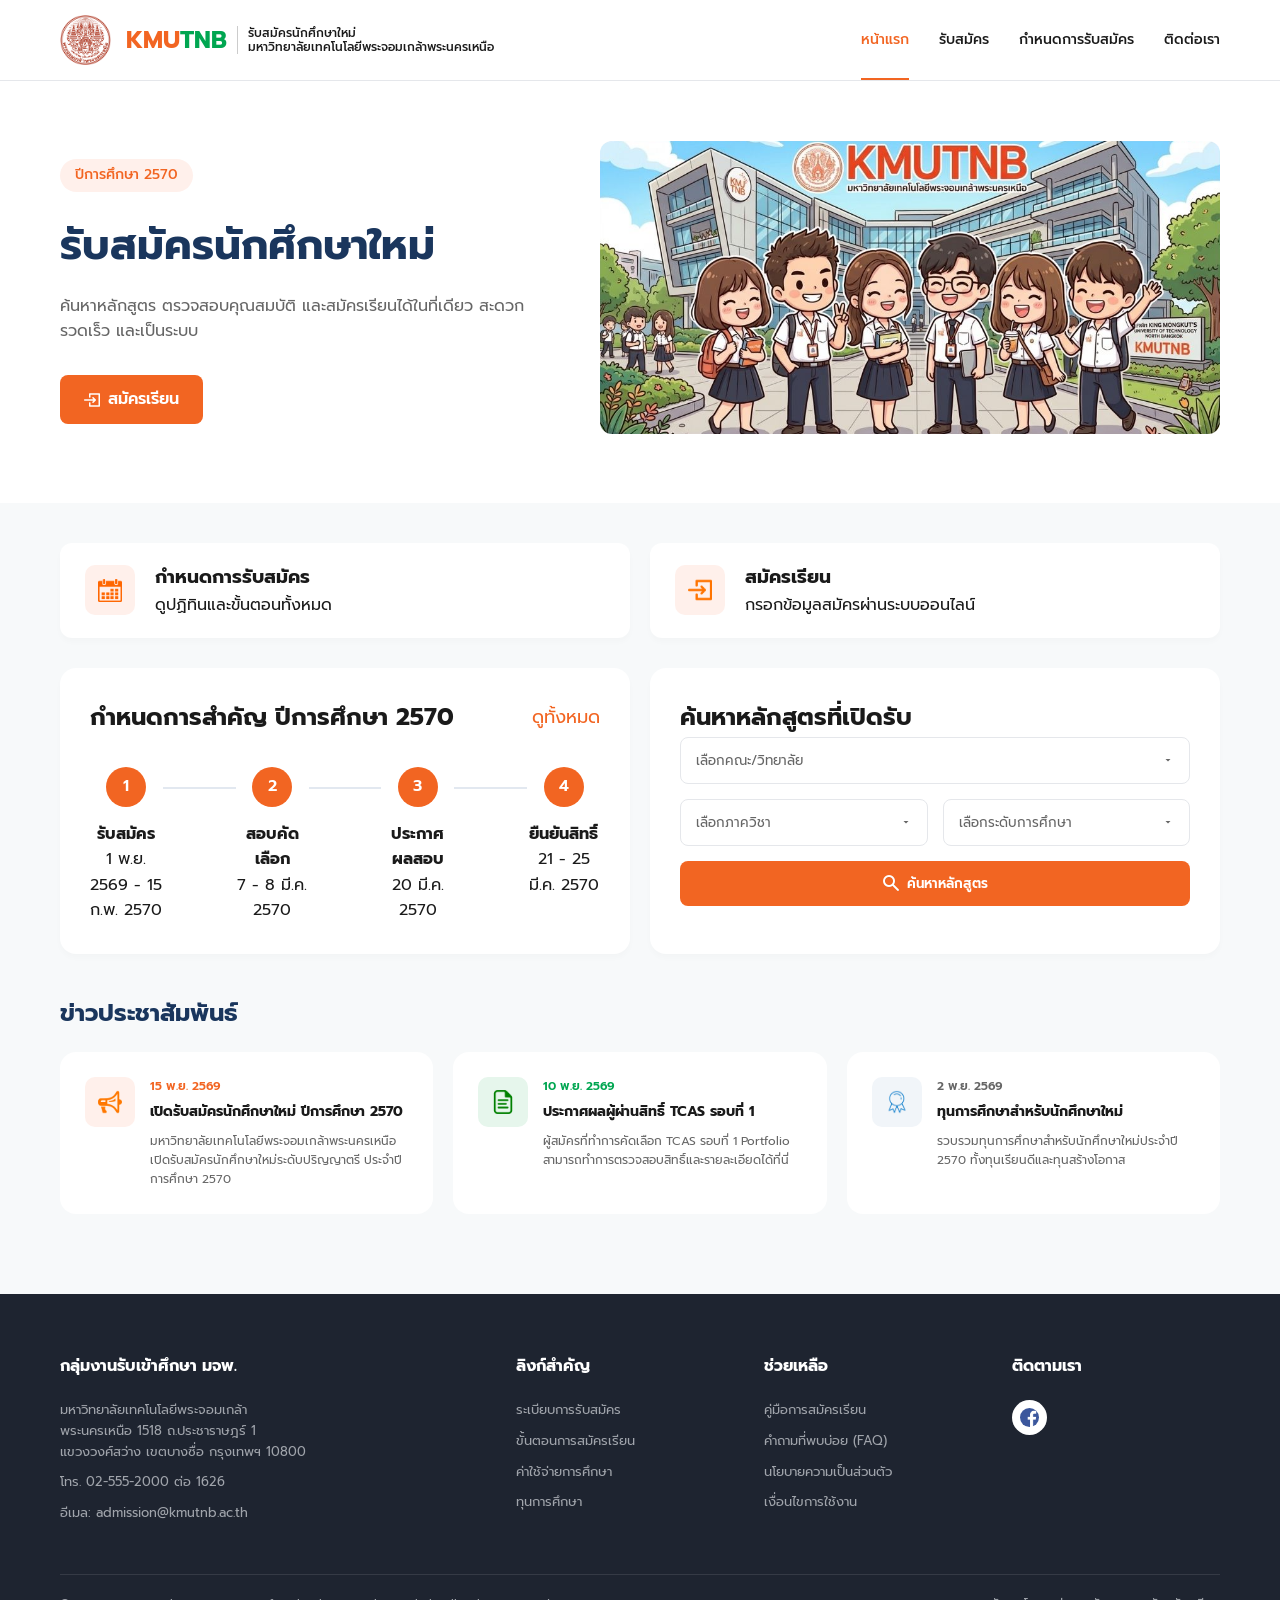
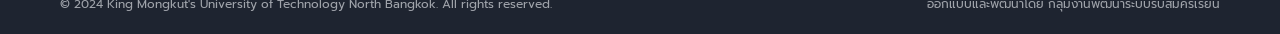
<file: Index.html>
<!DOCTYPE html>
<html lang="th">
<head>
    <meta charset="UTF-8">
    <meta name="viewport" content="width=device-width, initial-scale=1.0">
    <title>KMUTNB - รับสมัครนักศึกษาใหม่</title>
    
    <!-- เรียกใช้ฟอนต์ Prompt จาก Google -->
    <link href="https://fonts.googleapis.com/css2?family=Prompt:wght@300;400;500;600;700&display=swap" rel="stylesheet">
    
    <!-- ไฟล์ CSS ของเรา -->
    <link rel="stylesheet" href="css/style.css">
</head>
<body>

    <!-- ================= ส่วนที่ 1: แถบเมนูด้านบน (Header) ================= -->
    <header class="header-menu">
        <div class="container container-header">
            <!-- ส่วนโลโก้ -->
            <div class="logo-box">
                <img src="images/logo_kmutnb.png" alt="โลโก้ มจพ" class="logo-image">
                <div class="logo-text">
                    <span class="text-orange-large">KMU<span class="text-green-large">TNB</span></span>
                    <div class="text-thai-small">
                        <span>รับสมัครนักศึกษาใหม่</span>
                        <span>มหาวิทยาลัยเทคโนโลยีพระจอมเกล้าพระนครเหนือ</span>
                    </div>
                </div>
            </div>
            
            <!-- ส่วนลิงก์เมนู -->
            <nav class="menu-links">
                <ul>
                    <li><a href="/Index.html" class="active">หน้าแรก</a></li>
                    <li><a href="/login.html">รับสมัคร</a></li>
                    <li><a href="/schedule.html">กำหนดการรับสมัคร</a></li>
                    <li><a href="/contact.html">ติดต่อเรา</a></li>
                </ul>
            </nav>
        </div>
    </header>

    <!-- ================= ส่วนที่ 2: แบนเนอร์รูปภาพด้านบน ================= -->
    <section class="banner-section container">
        <!-- ข้อความฝั่งซ้าย -->
        <div class="banner-text">
            <div class="tag-year">ปีการศึกษา 2570</div>
            <h1>รับสมัครนักศึกษาใหม่</h1>
            <p>ค้นหาหลักสูตร ตรวจสอบคุณสมบัติ และสมัครเรียนได้ในที่เดียว สะดวก รวดเร็ว และเป็นระบบ</p>
            
            <a href="/login.html" class="button-orange">
                <!-- เปลี่ยนจากไอคอน FontAwesome เป็นรูปภาพ -->
                <img src="/images/signin.png" alt="icon" class="icon-small"> 
                สมัครเรียน
            </a>
        </div>
        
        <!-- รูปภาพฝั่งขวา -->
        <div class="banner-image">
            <img src="/images/kmutnbAI.png" alt="ภาพตัวการ์ตูนนักศึกษา">
        </div>
    </section>

    <!-- ================= พื้นหลังสีเทาอ่อนสำหรับเนื้อหาหลัก ================= -->
    <div class="background-gray">
        <div class="container">
            
            <!-- ================= ส่วนที่ 3: ปุ่มเมนูด่วน 2 ปุ่ม (Quick Actions) ================= -->
            <div class="quick-menu-row">
                <!-- ปุ่มที่ 1 -->
                <a href="/schedule.html" class="box-quick-menu">
                    <div class="icon-box bg-orange-light">
                        <!-- เปลี่ยนเป็นรูปภาพไอคอนปฏิทิน -->
                        <img src="/images/calander-icon.png" alt="ปฏิทิน" class="icon-image">
                    </div>
                    <div class="text-quick-menu">
                        <h3>กำหนดการรับสมัคร</h3>
                        <p>ดูปฏิทินและขั้นตอนทั้งหมด</p>
                    </div>
                </a>
                
                <!-- ปุ่มที่ 2 -->
                <a href="/login.html" class="box-quick-menu">
                    <div class="icon-box bg-orange-light">
                        <!-- เปลี่ยนเป็นรูปภาพไอคอนแก้ไข/สมัคร -->
                        <img src="/images/signin2.png" alt="สมัครเรียน" class="icon-image">
                    </div>
                    <div class="text-quick-menu">
                        <h3>สมัครเรียน</h3>
                        <p>กรอกข้อมูลสมัครผ่านระบบออนไลน์</p>
                    </div>
                </a>
            </div>

            <!-- ================= ส่วนที่ 4: กล่องข้อมูลหลัก (ไทม์ไลน์ + ค้นหา) ================= -->
            <div class="main-content-row">
                
                <!-- 4.1 กล่องไทม์ไลน์กำหนดการ -->
                <div class="box-content box-timeline">
                    <div class="box-header">
                        <h2>กำหนดการสำคัญ ปีการศึกษา 2570</h2>
                        <a href="#" class="link-orange-text">ดูทั้งหมด</a>
                    </div>
                    
                    <div class="timeline-steps">
                        <!-- ขั้นตอนที่ 1 -->
                        <div class="step-item">
                            <div class="circle-number active">1</div>
                            <h4>รับสมัคร</h4>
                            <p>1 พ.ย. 2569 - 15 ก.พ. 2570</p>
                        </div>
                        <div class="line-connect"></div>
                        <!-- ขั้นตอนที่ 2 -->
                        <div class="step-item">
                            <div class="circle-number active">2</div>
                            <h4>สอบคัดเลือก</h4>
                            <p>7 - 8 มี.ค. 2570</p>
                        </div>
                        <div class="line-connect"></div>
                        <!-- ขั้นตอนที่ 3 -->
                        <div class="step-item">
                            <div class="circle-number active">3</div>
                            <h4>ประกาศผลสอบ</h4>
                            <p>20 มี.ค. 2570</p>
                        </div>
                        <div class="line-connect"></div>
                        <!-- ขั้นตอนที่ 4 -->
                        <div class="step-item">
                            <div class="circle-number active">4</div>
                            <h4>ยืนยันสิทธิ์</h4>
                            <p>21 - 25 มี.ค. 2570</p>
                        </div>
                    </div>
                </div>

                <!-- 4.2 กล่องค้นหาหลักสูตร -->
                <div class="box-content box-search">
                    <h2>ค้นหาหลักสูตรที่เปิดรับ</h2>
                    <form action="#" class="form-search">
                        <div class="input-group">
                            <select name="faculty">
                                <option value="">เลือกคณะ/วิทยาลัย</option>
                            </select>
                        </div>
                        <div class="input-row">
                            <div class="input-group half">
                                <select name="department">
                                    <option value="">เลือกภาควิชา</option>
                                </select>
                            </div>
                            <div class="input-group half">
                                <select name="level">
                                    <option value="">เลือกระดับการศึกษา</option>
                                </select>
                            </div>
                        </div>
                        <button type="submit" class="button-orange button-full">
                            <img src="/images/search.png" alt="ค้นหา" class="icon-small"> ค้นหาหลักสูตร
                        </button>
                    </form>
                </div>
                
            </div>

            <!-- ================= ส่วนที่ 5: ข่าวประชาสัมพันธ์ ================= -->
            <div class="news-section">
                <h2>ข่าวประชาสัมพันธ์</h2>
                <div class="news-row">
                    
                    <!-- ข่าวที่ 1 -->
                    <div class="box-news">
                        <div class="icon-box bg-orange-light">
                            <!-- ไอคอนโทรโข่ง -->
                            <img src="/images/megaphone.png" alt="ข่าว" class="icon-image">
                        </div>
                        <div class="news-text">
                            <span class="news-date text-orange">15 พ.ย. 2569</span>
                            <h4>เปิดรับสมัครนักศึกษาใหม่ ปีการศึกษา 2570</h4>
                            <p>มหาวิทยาลัยเทคโนโลยีพระจอมเกล้าพระนครเหนือ เปิดรับสมัครนักศึกษาใหม่ระดับปริญญาตรี ประจำปีการศึกษา 2570</p>
                        </div>
                    </div>
                    
                    <!-- ข่าวที่ 2 -->
                    <div class="box-news">
                        <div class="icon-box bg-green-light">
                            <!-- ไอคอนเอกสาร -->
                            <img src="/images/document.png" alt="เอกสาร" class="icon-image">
                        </div>
                        <div class="news-text">
                            <span class="news-date text-green">10 พ.ย. 2569</span>
                            <h4>ประกาศผลผู้ผ่านสิทธิ์ TCAS รอบที่ 1</h4>
                            <p>ผู้สมัครที่ทำการคัดเลือก TCAS รอบที่ 1 Portfolio สามารถทำการตรวจสอบสิทธิ์และรายละเอียดได้ที่นี่</p>
                        </div>
                    </div>
                    
                    <!-- ข่าวที่ 3 -->
                    <div class="box-news">
                        <div class="icon-box bg-gray-light">
                            <!-- ไอคอนเหรียญรางวัล -->
                            <img src="/images/award-icon.png" alt="ทุนการศึกษา" class="icon-image">
                        </div>
                        <div class="news-text">
                            <span class="news-date text-gray">2 พ.ย. 2569</span>
                            <h4>ทุนการศึกษาสำหรับนักศึกษาใหม่</h4>
                            <p>รวบรวมทุนการศึกษาสำหรับนักศึกษาใหม่ประจำปี 2570 ทั้งทุนเรียนดีและทุนสร้างโอกาส</p>
                        </div>
                    </div>
                    
                </div>
            </div>

        </div>
    </div>

    <!-- ================= ส่วนที่ 6: ด้านล่างสุดของเว็บ (Footer) ================= -->
    <footer class="footer-section">
        <div class="container footer-columns">
            <div class="footer-col info-col">
                <h3>กลุ่มงานรับเข้าศึกษา มจพ.</h3>
                <p>มหาวิทยาลัยเทคโนโลยีพระจอมเกล้า<br>พระนครเหนือ 1518 ถ.ประชาราษฎร์ 1<br>แขวงวงศ์สว่าง เขตบางซื่อ กรุงเทพฯ 10800</p>
                <p>โทร. 02-555-2000 ต่อ 1626</p>
                <p>อีเมล: admission@kmutnb.ac.th</p>
            </div>
            <div class="footer-col">
                <h3>ลิงก์สำคัญ</h3>
                <ul>
                    <p>ระเบียบการรับสมัคร</p>
                    <p>ขั้นตอนการสมัครเรียน</p>
                    <p>ค่าใช้จ่ายการศึกษา</p>
                    <p>ทุนการศึกษา</p>
                </ul>
            </div>
            <div class="footer-col">
                <h3>ช่วยเหลือ</h3>
                <ul>
                    <p>คู่มือการสมัครเรียน</p>
                    <p>คำถามที่พบบ่อย (FAQ)</p>
                    <p>นโยบายความเป็นส่วนตัว</p>
                    <p>เงื่อนไขการใช้งาน</p>
                </ul>
            </div>
            <div class="footer-col">
                <h3>ติดตามเรา</h3>
                <div class="social-icons">
                    <!-- ไอคอน Social เป็นรูปภาพ -->
                    <a href="https://www.facebook.com/admission.kmutnb" target="_blank" rel="noopener noreferrer"><img src="/images/Facebook_logo.png" alt="Facebook"></a>
                </div>
            </div>
        </div>
        <div class="container">
            <div class="footer-copyright">
                <p>© 2024 King Mongkut's University of Technology North Bangkok. All rights reserved.</p>
                <p>ออกแบบและพัฒนาโดย กลุ่มงานพัฒนาระบบรับสมัครเรียน</p>
            </div>
        </div>
    </footer>

</body>
</html>
</file>
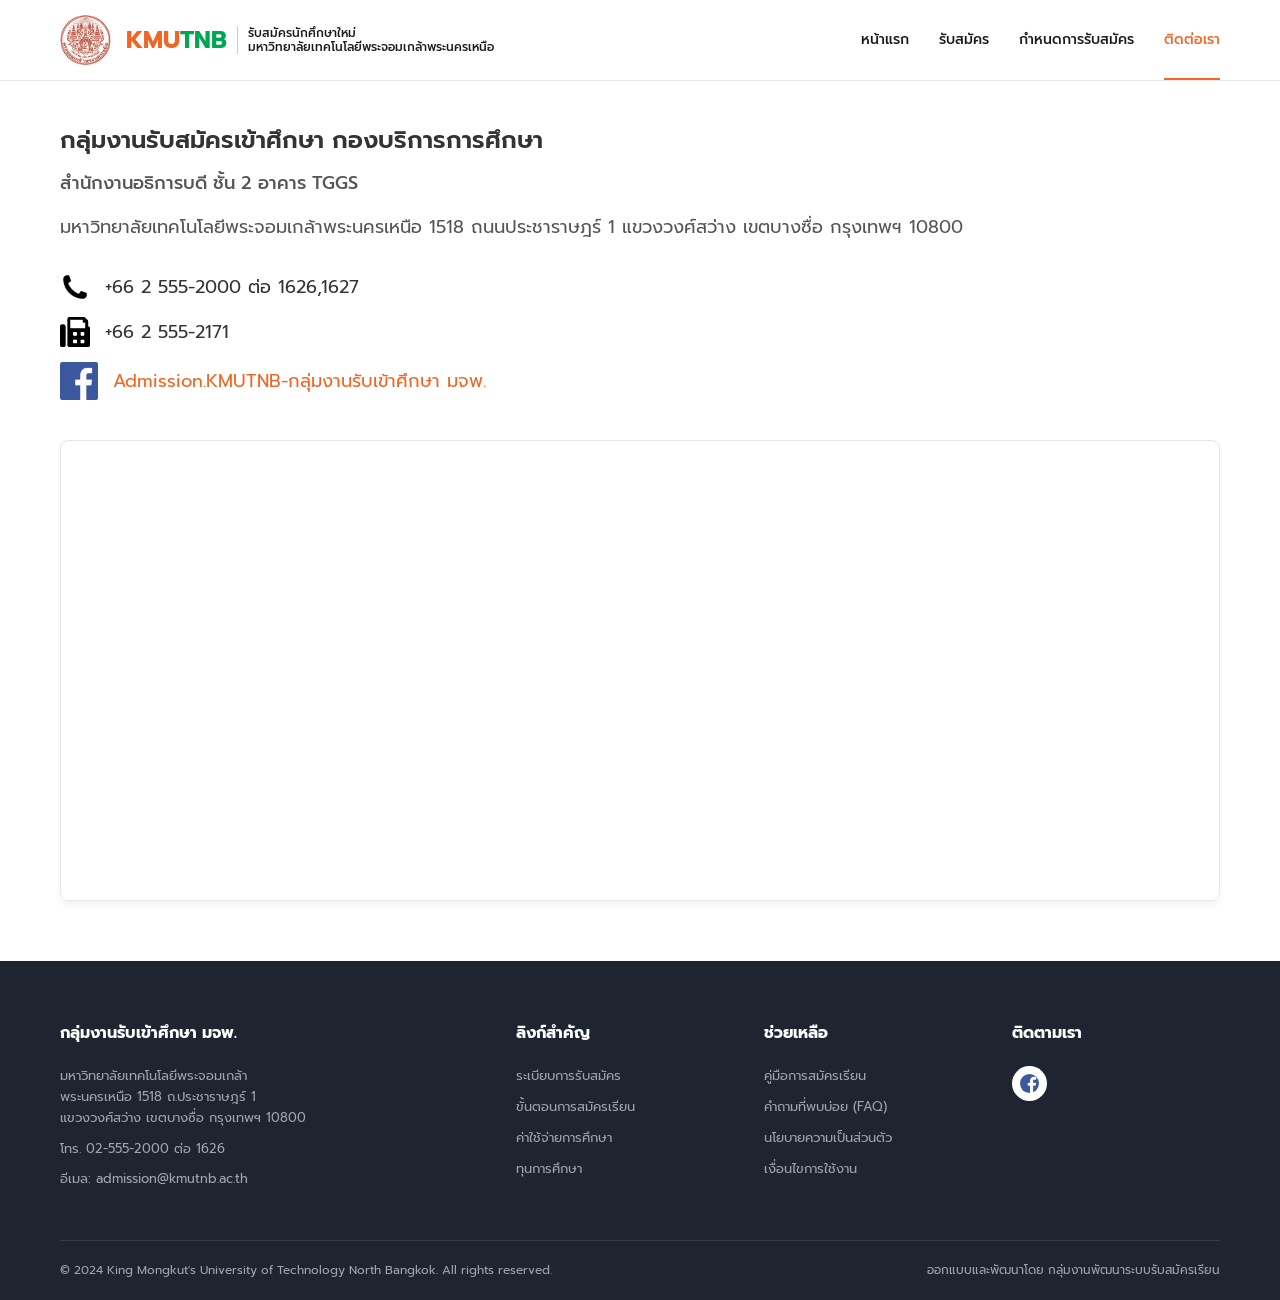
<file: contact.html>
<!DOCTYPE html>
<html lang="th">
<head>
    <meta charset="UTF-8">
    <meta name="viewport" content="width=device-width, initial-scale=1.0">
    <title>ติดต่อเรา - KMUTNB</title>
    <link href="https://fonts.googleapis.com/css2?family=Prompt:wght@300;400;500;600;700&display=swap" rel="stylesheet">
    <link rel="stylesheet" href="/css/style.css">
</head>
<body>

    <!-- ================= แถบเมนูด้านบน (Header) ================= -->
    <header class="header-menu">
        <div class="container container-header">
            <div class="logo-box">
                <img src="/images/logo_kmutnb.png" alt="โลโก้ มจพ" class="logo-image">
                <div class="logo-text">
                    <span class="text-orange-large">KMU<span class="text-green-large">TNB</span></span>
                    <div class="text-thai-small">
                        <span>รับสมัครนักศึกษาใหม่</span>
                        <span>มหาวิทยาลัยเทคโนโลยีพระจอมเกล้าพระนครเหนือ</span>
                    </div>
                </div>
            </div>
            
            <nav class="menu-links">
                <ul>
                    <li><a href="index.html">หน้าแรก</a></li>
                    <li><a href="login.html">รับสมัคร</a></li>
                    <li><a href="schedule.html">กำหนดการรับสมัคร</a></li>
                    <li><a href="contact.html" class="active">ติดต่อเรา</a></li>
                </ul>
            </nav>
        </div>
    </header>

    <!-- ================= ส่วนเนื้อหาหน้าติดต่อเรา ================= -->
    <div class="contact-wrapper container">
        
        <!-- 1. ส่วนข้อมูลข้อความ -->
        <div class="contact-info">
            <h2 class="contact-heading">กลุ่มงานรับสมัครเข้าศึกษา กองบริการการศึกษา</h2>
            <p class="contact-subheading">สำนักงานอธิการบดี ชั้น 2 อาคาร TGGS</p>
            <p class="contact-address">มหาวิทยาลัยเทคโนโลยีพระจอมเกล้าพระนครเหนือ 1518 ถนนประชาราษฎร์ 1 แขวงวงศ์สว่าง เขตบางซื่อ กรุงเทพฯ 10800</p>
            
            <!-- รายการเบอร์โทรและโซเชียล -->
            <div class="contact-methods">
                <div class="contact-item">
                    <!-- ใช้รูปไอคอน หรือถ้าไม่มีให้ใช้ SVG แทนได้ -->
                    <img src="/images/telephone-icon.png" alt="โทรศัพท์" class="contact-icon">
                    <span>+66 2 555-2000 ต่อ 1626,1627</span>
                </div>
                <div class="contact-item">
                    <img src="/images/fax.png" alt="แฟกซ์" class="contact-icon">
                    <span>+66 2 555-2171</span>
                </div>
                <div class="contact-item">
                    <img src="/images/Facebook_logo.png" alt="Facebook" class="contact-icon fb-icon">
                    <a href="https://www.facebook.com/admission.kmutnb" target="_blank" rel="noopener noreferrer" target="_blank" class="link-orange-text">Admission.KMUTNB-กลุ่มงานรับเข้าศึกษา มจพ.</a>
                </div>
            </div>
        </div>

        <!-- 2. ส่วนแผนที่ Google Maps -->
        <div class="contact-map">
            <!-- โค้ด iframe ดึงแผนที่จาก Google Maps ตรงๆ -->
           <iframe src="https://www.google.com/maps/embed?pb=!1m18!1m12!1m3!1d3874.336020997684!2d100.51412789999999!3d13.8188503!2m3!1f0!2f0!3f0!3m2!1i1024!2i768!4f13.1!3m3!1m2!1s0x30e29b9bc62c08f5%3A0xa7082ce4308e41a4![base64]!5e0!3m2!1sth!2sth!4v1790412896878!5m2!1sth!2sth" width="100%" height="450" style="border:0;" allowfullscreen="" loading="lazy" referrerpolicy="no-referrer-when-downgrade"></iframe>
        </div>

    </div>

    <!-- ================= Footer ================= -->
    <footer class="footer-section">
        <div class="container footer-columns">
            <div class="footer-col info-col">
                <h3>กลุ่มงานรับเข้าศึกษา มจพ.</h3>
                <p>มหาวิทยาลัยเทคโนโลยีพระจอมเกล้า<br>พระนครเหนือ 1518 ถ.ประชาราษฎร์ 1<br>แขวงวงศ์สว่าง เขตบางซื่อ กรุงเทพฯ 10800</p>
                <p>โทร. 02-555-2000 ต่อ 1626</p>
                <p>อีเมล: admission@kmutnb.ac.th</p>
            </div>
            <div class="footer-col">
                <h3>ลิงก์สำคัญ</h3>
                <ul>
                    <p>ระเบียบการรับสมัคร</p>
                    <p>ขั้นตอนการสมัครเรียน</p>
                    <p>ค่าใช้จ่ายการศึกษา</p>
                    <p>ทุนการศึกษา</p>
                </ul>
            </div>
            <div class="footer-col">
                <h3>ช่วยเหลือ</h3>
                <ul>
                    <p>คู่มือการสมัครเรียน</p>
                    <p>คำถามที่พบบ่อย (FAQ)</p>
                    <p>นโยบายความเป็นส่วนตัว</p>
                    <p>เงื่อนไขการใช้งาน</p>
                </ul>
            </div>
            <div class="footer-col">
                <h3>ติดตามเรา</h3>
                <div class="social-icons">
                    <!-- ไอคอน Social เป็นรูปภาพ -->
                    <a href="https://www.facebook.com/admission.kmutnb" target="_blank" rel="noopener noreferrer"><img src="/images/Facebook_logo.png" alt="Facebook"></a>
                </div>
            </div>
        </div>
        <div class="container">
            <div class="footer-copyright">
                <p>© 2024 King Mongkut's University of Technology North Bangkok. All rights reserved.</p>
                <p>ออกแบบและพัฒนาโดย กลุ่มงานพัฒนาระบบรับสมัครเรียน</p>
            </div>
        </div>
    </footer>

</body>
</html>
</file>
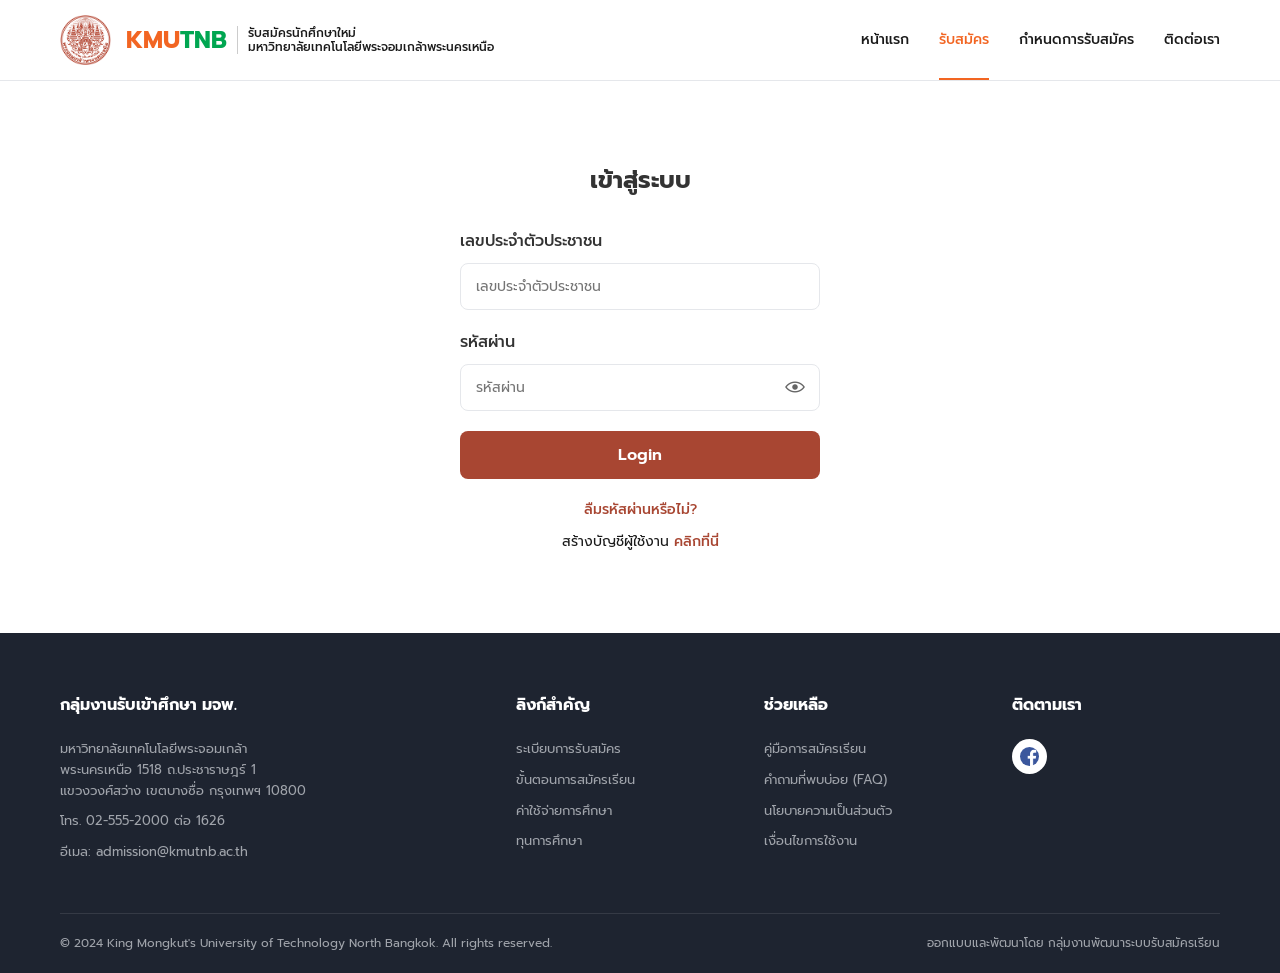
<file: login.html>
<!DOCTYPE html>
<html lang="th">
<head>
    <meta charset="UTF-8">
    <meta name="viewport" content="width=device-width, initial-scale=1.0">
    <title>เข้าสู่ระบบ - KMUTNB</title>
    <link href="https://fonts.googleapis.com/css2?family=Prompt:wght@300;400;500;600;700&display=swap" rel="stylesheet">
    <link rel="stylesheet" href="css/style.css">
</head>
<body>

    <!-- ================= แถบเมนูด้านบน (Header) ================= -->
    <header class="header-menu">
        <div class="container container-header">
            <div class="logo-box">
                <img src="/images/logo_kmutnb.png" alt="โลโก้ มจพ" class="logo-image">
                <div class="logo-text">
                    <span class="text-orange-large">KMU<span class="text-green-large">TNB</span></span>
                    <div class="text-thai-small">
                        <span>รับสมัครนักศึกษาใหม่</span>
                        <span>มหาวิทยาลัยเทคโนโลยีพระจอมเกล้าพระนครเหนือ</span>
                    </div>
                </div>
            </div>
            
            <nav class="menu-links">
                <ul>
                    <li><a href="index.html">หน้าแรก</a></li>
                    <!-- ย้าย class="active" มาไว้ที่ "รับสมัคร" แทน -->
                    <li><a href="login.html" class="active">รับสมัคร</a></li>
                    <li><a href="/schedule.html">กำหนดการรับสมัคร</a></li>
                    <li><a href="/contact.html">ติดต่อเรา</a></li>
                </ul>
            </nav>
        </div>
    </header>

    <!-- ================= ส่วนเนื้อหาหน้า Login ================= -->
    <div class="login-wrapper">
        <h2 class="login-title">เข้าสู่ระบบ</h2>
        
        <!-- ฟอร์มเข้าสู่ระบบ -->
        <form action="#" class="form-login">
            <div class="form-group-vertical">
                <label>เลขประจำตัวประชาชน</label>
                <input type="text" class="input-field" placeholder="เลขประจำตัวประชาชน">
            </div>
            
            <div class="form-group-vertical">
                <label>รหัสผ่าน</label>
                <div class="input-with-icon">
                    <!-- 1. ซ่อน Checkbox ไว้ และตั้ง id ให้ตรงกับ label -->
                    <input type="checkbox" id="toggle-pwd-1" class="hidden-checkbox">
                    
                    <!-- 2. ใช้ type="text" แทน password และใส่คลาส css-password -->
                    <input type="text" class="input-field css-password" placeholder="รหัสผ่าน">
                    
                    <!-- 3. ใช้ Label ครอบรูปตาของคุณ เมื่อกดที่รูปนี้ จะไปติ๊ก checkbox ด้านบน -->
                    <label for="toggle-pwd-1" class="icon-label">
                        <img src="/images/eye-icon.png" alt="เปิด/ปิดรหัส">
                    </label>
                </div>
            </div>
                        
            <button type="submit" class="button-brown button-full">Login</button>
        </form>

        <!-- ลิงก์ด้านล่างฟอร์ม -->
        <div class="login-links">
            <a href="/resetpass.html" class="link-brown">ลืมรหัสผ่านหรือไม่?</a>
            <p>สร้างบัญชีผู้ใช้งาน <a href="register.html" class="link-brown">คลิกที่นี่</a></p>
        </div>
    </div>

    <!-- ================= Footer ================= -->
    <footer class="footer-section">
        <div class="container footer-columns">
            <div class="footer-col info-col">
                <h3>กลุ่มงานรับเข้าศึกษา มจพ.</h3>
                <p>มหาวิทยาลัยเทคโนโลยีพระจอมเกล้า<br>พระนครเหนือ 1518 ถ.ประชาราษฎร์ 1<br>แขวงวงศ์สว่าง เขตบางซื่อ กรุงเทพฯ 10800</p>
                <p>โทร. 02-555-2000 ต่อ 1626</p>
                <p>อีเมล: admission@kmutnb.ac.th</p>
            </div>
            <div class="footer-col">
                <h3>ลิงก์สำคัญ</h3>
                <ul>
                    <p>ระเบียบการรับสมัคร</p>
                    <p>ขั้นตอนการสมัครเรียน</p>
                    <p>ค่าใช้จ่ายการศึกษา</p>
                    <p>ทุนการศึกษา</p>
                </ul>
            </div>
            <div class="footer-col">
                <h3>ช่วยเหลือ</h3>
                <ul>
                    <p>คู่มือการสมัครเรียน</p>
                    <p>คำถามที่พบบ่อย (FAQ)</p>
                    <p>นโยบายความเป็นส่วนตัว</p>
                    <p>เงื่อนไขการใช้งาน</p>
                </ul>
            </div>
            <div class="footer-col">
                <h3>ติดตามเรา</h3>
                <div class="social-icons">
                    <!-- ไอคอน Social เป็นรูปภาพ -->
                    <a href="https://www.facebook.com/admission.kmutnb" target="_blank" rel="noopener noreferrer"><img src="/images/Facebook_logo.png" alt="Facebook"></a>
                </div>
            </div>
        </div>
        <div class="container">
            <div class="footer-copyright">
                <p>© 2024 King Mongkut's University of Technology North Bangkok. All rights reserved.</p>
                <p>ออกแบบและพัฒนาโดย กลุ่มงานพัฒนาระบบรับสมัครเรียน</p>
            </div>
        </div>
    </footer>

</body>
</html>
</file>
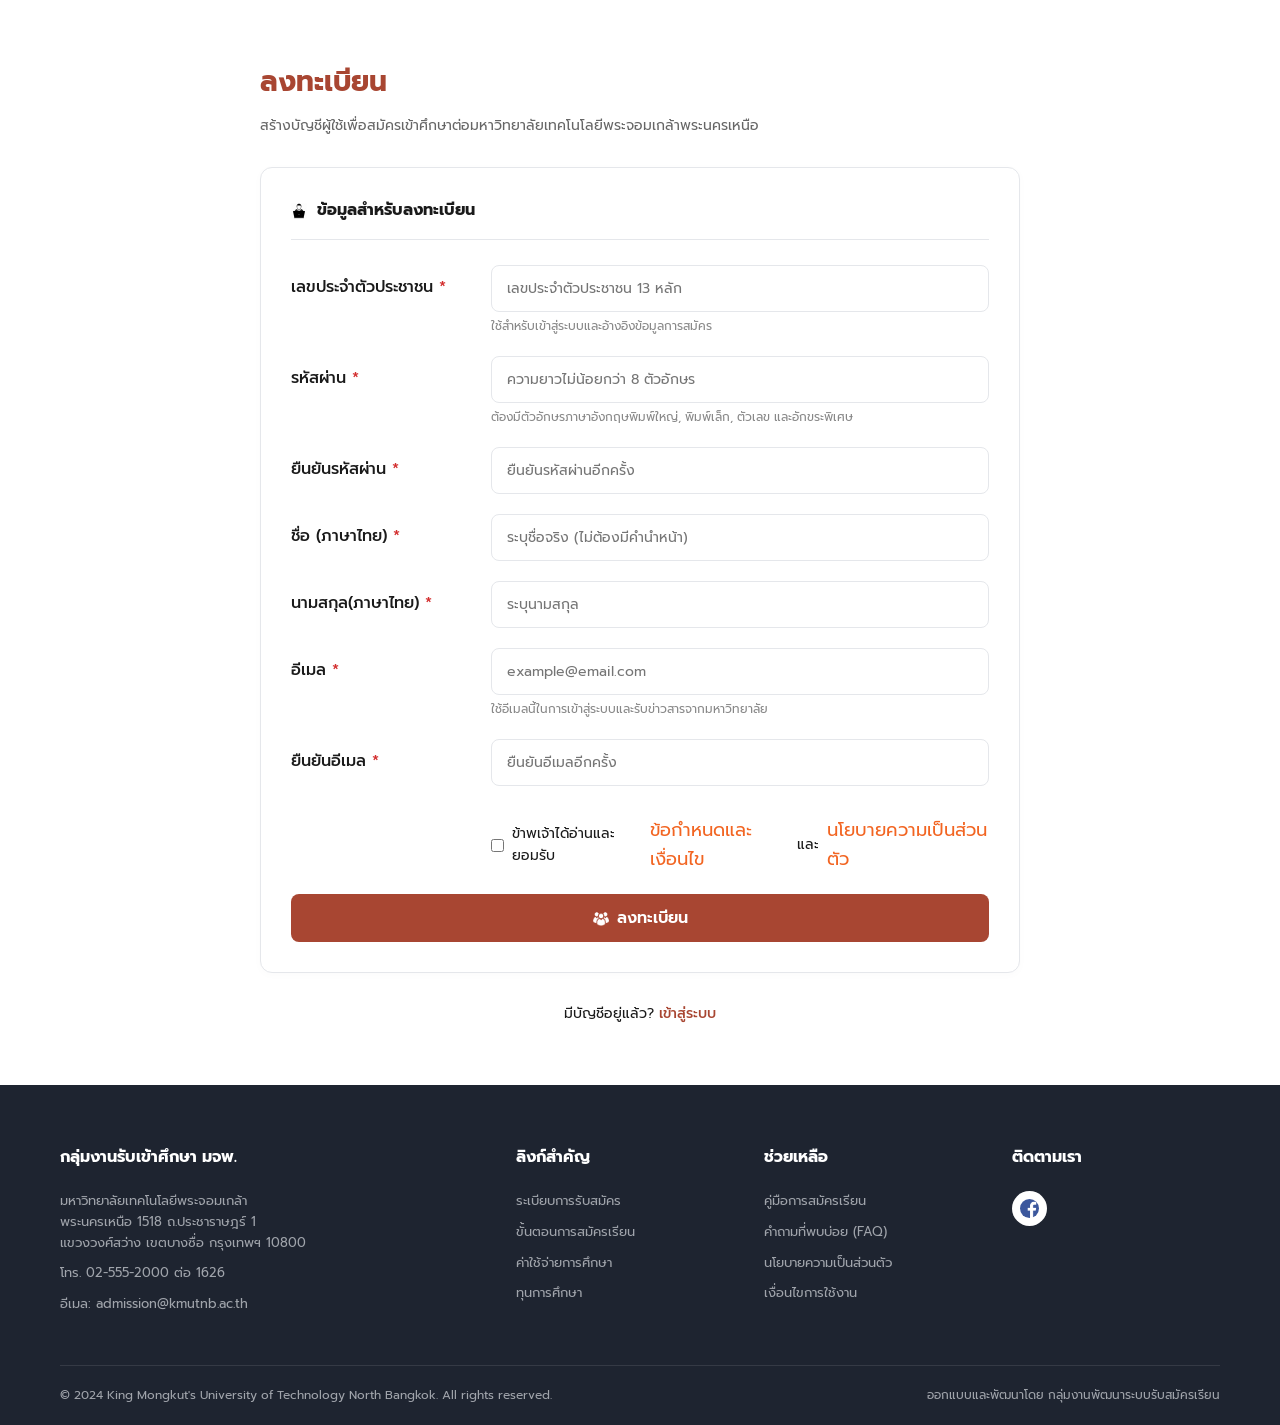
<file: register.html>
<!DOCTYPE html>
<html lang="th">
<head>
    <meta charset="UTF-8">
    <meta name="viewport" content="width=device-width, initial-scale=1.0">
    <title>ลงทะเบียน - KMUTNB</title>
    <link href="https://fonts.googleapis.com/css2?family=Prompt:wght@300;400;500;600;700&display=swap" rel="stylesheet">
    <link rel="stylesheet" href="css/style.css">
</head>
<body>

    <!-- ================= แถบเมนูด้านบน (Header) ================= -->
    <!-- (ใส่ Header เหมือนหน้า Login เป๊ะๆ เลยครับ มี class active ที่เมนู "รับสมัคร") -->
    
    <!-- ================= ส่วนเนื้อหาหน้า Register ================= -->
    <div class="register-wrapper">
        <h1 class="register-title">ลงทะเบียน</h1>
        <p class="register-subtitle">สร้างบัญชีผู้ใช้เพื่อสมัครเข้าศึกษาต่อมหาวิทยาลัยเทคโนโลยีพระจอมเกล้าพระนครเหนือ</p>
        
        <!-- กล่องฟอร์มลงทะเบียน -->
        <div class="box-register-form">
            <!-- หัวกล่อง -->
            <div class="register-form-header">
                <div class="header-left">
                    <img src="/images/user-icon.png" alt="ไอคอนผู้ใช้" class="icon-small">
                    <strong>ข้อมูลสำหรับลงทะเบียน</strong>
                </div>
            </div>

            <!-- ฟอร์มกรอกข้อมูล -->
            <form action="#" class="form-horizontal">
                
                <div class="form-row">
                    <label class="form-label">เลขประจำตัวประชาชน <span class="text-red">*</span></label>
                    <div class="form-input-box">
                        <input type="text" class="input-field" placeholder="เลขประจำตัวประชาชน 13 หลัก">
                        <span class="text-helper">ใช้สำหรับเข้าสู่ระบบและอ้างอิงข้อมูลการสมัคร</span>
                    </div>
                </div>

                <div class="form-row">
                    <label class="form-label">รหัสผ่าน <span class="text-red">*</span></label>
                    <div class="form-input-box">
                        <div class="input-with-icon">
                            <input type="password" class="input-field" placeholder="ความยาวไม่น้อยกว่า 8 ตัวอักษร">
                        </div>
                        <span class="text-helper">ต้องมีตัวอักษรภาษาอังกฤษพิมพ์ใหญ่, พิมพ์เล็ก, ตัวเลข และอักขระพิเศษ</span>
                    </div>
                </div>

                <div class="form-row">
                    <label class="form-label">ยืนยันรหัสผ่าน <span class="text-red">*</span></label>
                    <div class="form-input-box">
                        <div class="input-with-icon">
                            <input type="password" class="input-field" placeholder="ยืนยันรหัสผ่านอีกครั้ง">
                        </div>
                    </div>
                </div>

                <div class="form-row">
                    <label class="form-label">ชื่อ (ภาษาไทย) <span class="text-red">*</span></label>
                    <div class="form-input-box">
                        <input type="text" class="input-field" placeholder="ระบุชื่อจริง (ไม่ต้องมีคำนำหน้า)">
                    </div>
                </div>

                <div class="form-row">
                    <label class="form-label">นามสกุล(ภาษาไทย) <span class="text-red">*</span></label>
                    <div class="form-input-box">
                        <input type="text" class="input-field" placeholder="ระบุนามสกุล">
                    </div>
                </div>

                <div class="form-row">
                    <label class="form-label">อีเมล <span class="text-red">*</span></label>
                    <div class="form-input-box">
                        <input type="email" class="input-field" placeholder="example@email.com">
                        <span class="text-helper">ใช้อีเมลนี้ในการเข้าสู่ระบบและรับข่าวสารจากมหาวิทยาลัย</span>
                    </div>
                </div>

                <div class="form-row">
                    <label class="form-label">ยืนยันอีเมล <span class="text-red">*</span></label>
                    <div class="form-input-box">
                        <input type="email" class="input-field" placeholder="ยืนยันอีเมลอีกครั้ง">
                    </div>
                </div>

                <!-- ยอมรับเงื่อนไข -->
                <div class="agreement-box">
                    <label class="checkbox-label">
                        <input type="checkbox" required> 
                        ข้าพเจ้าได้อ่านและยอมรับ <a href="#" class="link-orange-text">ข้อกำหนดและเงื่อนไข</a> และ <a href="#" class="link-orange-text">นโยบายความเป็นส่วนตัว</a>
                    </label>
                </div>

                <!-- ปุ่มลงทะเบียน -->
                <button type="submit" class="button-brown button-full">
                    <img src="/images/users.png" alt="ลงทะเบียน" class="icon-small"> ลงทะเบียน
                </button>
            </form>
        </div>

        <div class="register-footer-link">
            <p>มีบัญชีอยู่แล้ว? <a href="login.html" class="link-brown">เข้าสู่ระบบ</a></p>
        </div>
    </div>

    <!-- ================= Footer ================= -->
    <footer class="footer-section">
        <div class="container footer-columns">
            <div class="footer-col info-col">
                <h3>กลุ่มงานรับเข้าศึกษา มจพ.</h3>
                <p>มหาวิทยาลัยเทคโนโลยีพระจอมเกล้า<br>พระนครเหนือ 1518 ถ.ประชาราษฎร์ 1<br>แขวงวงศ์สว่าง เขตบางซื่อ กรุงเทพฯ 10800</p>
                <p>โทร. 02-555-2000 ต่อ 1626</p>
                <p>อีเมล: admission@kmutnb.ac.th</p>
            </div>
            <div class="footer-col">
                <h3>ลิงก์สำคัญ</h3>
                <ul>
                    <p>ระเบียบการรับสมัคร</p>
                    <p>ขั้นตอนการสมัครเรียน</p>
                    <p>ค่าใช้จ่ายการศึกษา</p>
                    <p>ทุนการศึกษา</p>
                </ul>
            </div>
            <div class="footer-col">
                <h3>ช่วยเหลือ</h3>
                <ul>
                    <p>คู่มือการสมัครเรียน</p>
                    <p>คำถามที่พบบ่อย (FAQ)</p>
                    <p>นโยบายความเป็นส่วนตัว</p>
                    <p>เงื่อนไขการใช้งาน</p>
                </ul>
            </div>
            <div class="footer-col">
                <h3>ติดตามเรา</h3>
                <div class="social-icons">
                    <!-- ไอคอน Social เป็นรูปภาพ -->
                    <a href="https://www.facebook.com/admission.kmutnb" target="_blank" rel="noopener noreferrer"><img src="/images/Facebook_logo.png" alt="Facebook"></a>
                </div>
            </div>
        </div>
        <div class="container">
            <div class="footer-copyright">
                <p>© 2024 King Mongkut's University of Technology North Bangkok. All rights reserved.</p>
                <p>ออกแบบและพัฒนาโดย กลุ่มงานพัฒนาระบบรับสมัครเรียน</p>
            </div>
        </div>
    </footer>

</body>
</html>
</file>
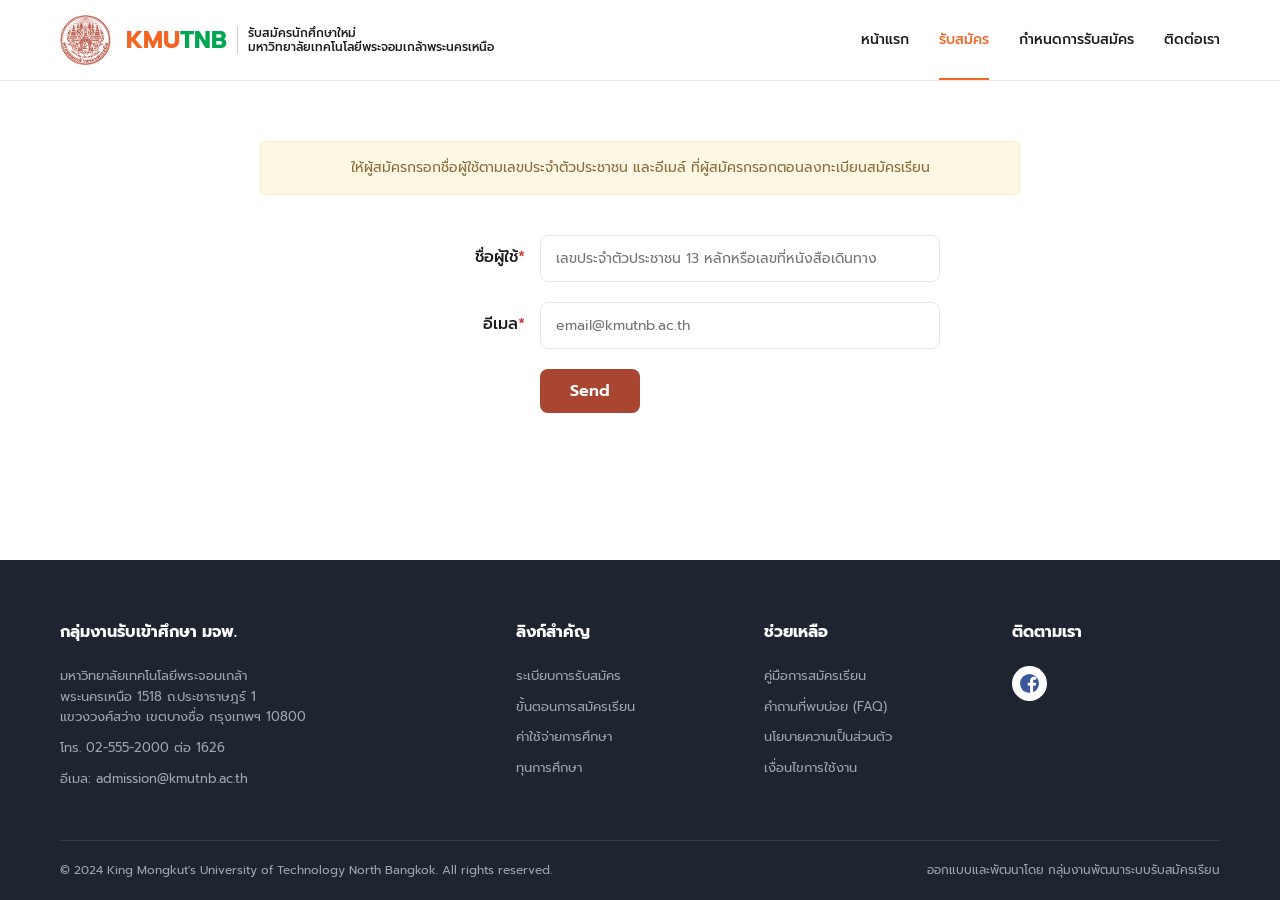
<file: resetpass.html>
<!DOCTYPE html>
<html lang="th">
<head>
    <meta charset="UTF-8">
    <meta name="viewport" content="width=device-width, initial-scale=1.0">
    <title>ลืมรหัสผ่าน - KMUTNB</title>
    <link href="https://fonts.googleapis.com/css2?family=Prompt:wght@300;400;500;600;700&display=swap" rel="stylesheet">
    <link rel="stylesheet" href="css/style.css">
</head>
<body>

    <!-- ================= แถบเมนูด้านบน (Header) ================= -->
    <header class="header-menu">
        <div class="container container-header">
            <div class="logo-box">
                <img src="/images/logo_kmutnb.png" alt="โลโก้ มจพ" class="logo-image">
                <div class="logo-text">
                    <span class="text-orange-large">KMU<span class="text-green-large">TNB</span></span>
                    <div class="text-thai-small">
                        <span>รับสมัครนักศึกษาใหม่</span>
                        <span>มหาวิทยาลัยเทคโนโลยีพระจอมเกล้าพระนครเหนือ</span>
                    </div>
                </div>
            </div>
            
            <nav class="menu-links">
                <ul>
                    <li><a href="index.html">หน้าแรก</a></li>
                    <li><a href="login.html" class="active">รับสมัคร</a></li>
                    <li><a href="/schedule.html">กำหนดการรับสมัคร</a></li>
                    <li><a href="/contact.html">ติดต่อเรา</a></li>
                </ul>
            </nav>
        </div>
    </header>

    <!-- ================= ส่วนเนื้อหาหน้ารีเซ็ตรหัสผ่าน ================= -->
    <div class="reset-wrapper">
        
        <!-- กล่องข้อความแจ้งเตือนสีเหลือง -->
        <div class="info-box-yellow">
            ให้ผู้สมัครกรอกชื่อผู้ใช้ตามเลขประจำตัวประชาชน และอีเมล์ ที่ผู้สมัครกรอกตอนลงทะเบียนสมัครเรียน
        </div>

        <!-- ฟอร์มกรอกข้อมูล -->
        <form action="#" class="form-horizontal form-reset-password">
            
            <div class="form-row">
                <!-- ใช้ class text-right เพื่อจัดข้อความชิดขวาตามแบบ -->
                <label class="form-label text-right">ชื่อผู้ใช้<span class="text-red">*</span></label>
                <div class="form-input-box">
                    <input type="text" class="input-field" placeholder="เลขประจำตัวประชาชน 13 หลักหรือเลขที่หนังสือเดินทาง">
                </div>
            </div>

            <div class="form-row">
                <label class="form-label text-right">อีเมล<span class="text-red">*</span></label>
                <div class="form-input-box">
                    <input type="email" class="input-field" placeholder="email@kmutnb.ac.th">
                </div>
            </div>

            <div class="form-row">
                <!-- ปล่อยฝั่งซ้ายว่างไว้ เพื่อให้ปุ่มถูกดันไปตรงกับช่องกรอกด้านบน -->
                <div class="form-label"></div>
                <div class="form-input-box">
                    <button type="submit" class="button-brown">Send</button>
                </div>
            </div>


        </form>

    </div>

    <!-- ================= Footer ================= -->
    <footer class="footer-section">
        <div class="container footer-columns">
            <div class="footer-col info-col">
                <h3>กลุ่มงานรับเข้าศึกษา มจพ.</h3>
                <p>มหาวิทยาลัยเทคโนโลยีพระจอมเกล้า<br>พระนครเหนือ 1518 ถ.ประชาราษฎร์ 1<br>แขวงวงศ์สว่าง เขตบางซื่อ กรุงเทพฯ 10800</p>
                <p>โทร. 02-555-2000 ต่อ 1626</p>
                <p>อีเมล: admission@kmutnb.ac.th</p>
            </div>
            <div class="footer-col">
                <h3>ลิงก์สำคัญ</h3>
                <ul>
                    <p>ระเบียบการรับสมัคร</p>
                    <p>ขั้นตอนการสมัครเรียน</p>
                    <p>ค่าใช้จ่ายการศึกษา</p>
                    <p>ทุนการศึกษา</p>
                </ul>
            </div>
            <div class="footer-col">
                <h3>ช่วยเหลือ</h3>
                <ul>
                    <p>คู่มือการสมัครเรียน</p>
                    <p>คำถามที่พบบ่อย (FAQ)</p>
                    <p>นโยบายความเป็นส่วนตัว</p>
                    <p>เงื่อนไขการใช้งาน</p>
                </ul>
            </div>
            <div class="footer-col">
                <h3>ติดตามเรา</h3>
                <div class="social-icons">
                    <!-- ไอคอน Social เป็นรูปภาพ -->
                    <a href="https://www.facebook.com/admission.kmutnb" target="_blank" rel="noopener noreferrer"><img src="/images/Facebook_logo.png" alt="Facebook"></a>
                </div>
            </div>
        </div>
        <div class="container">
            <div class="footer-copyright">
                <p>© 2024 King Mongkut's University of Technology North Bangkok. All rights reserved.</p>
                <p>ออกแบบและพัฒนาโดย กลุ่มงานพัฒนาระบบรับสมัครเรียน</p>
            </div>
        </div>
    </footer>

</body>
</html>
</file>
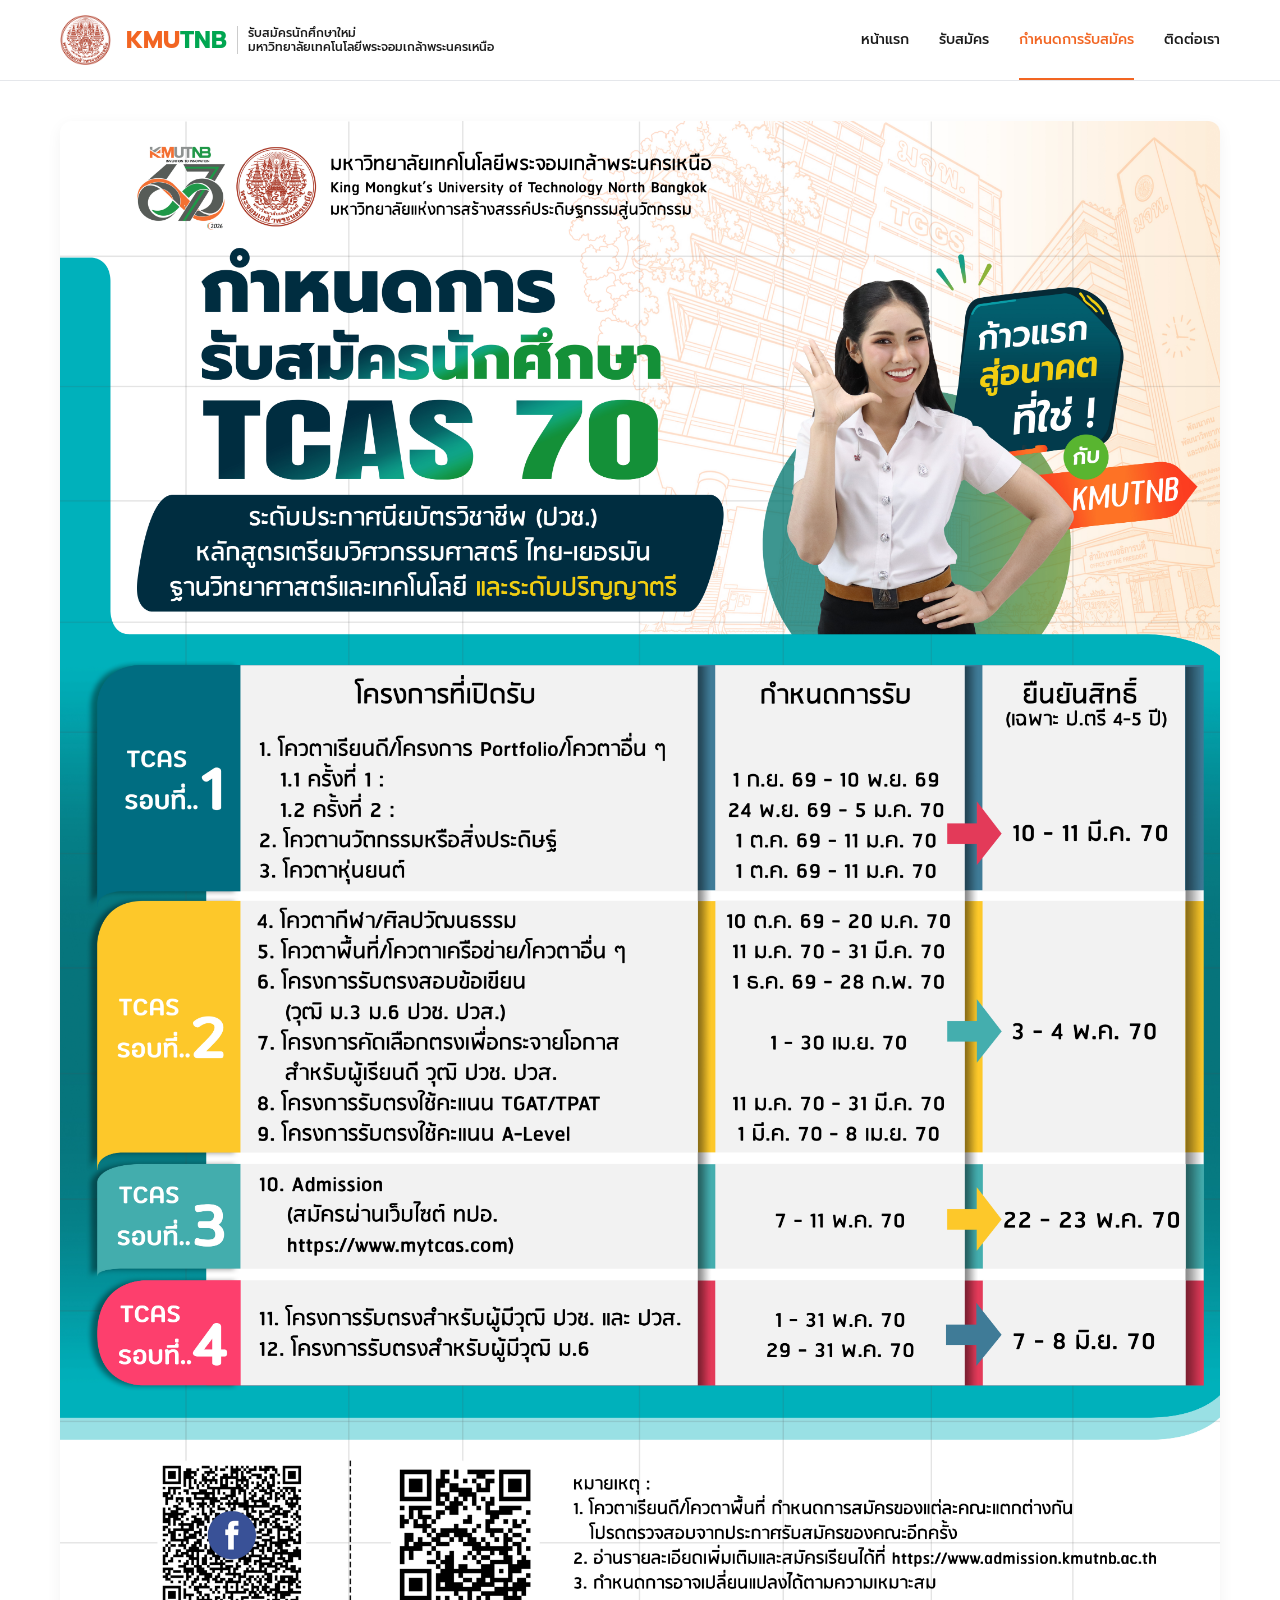
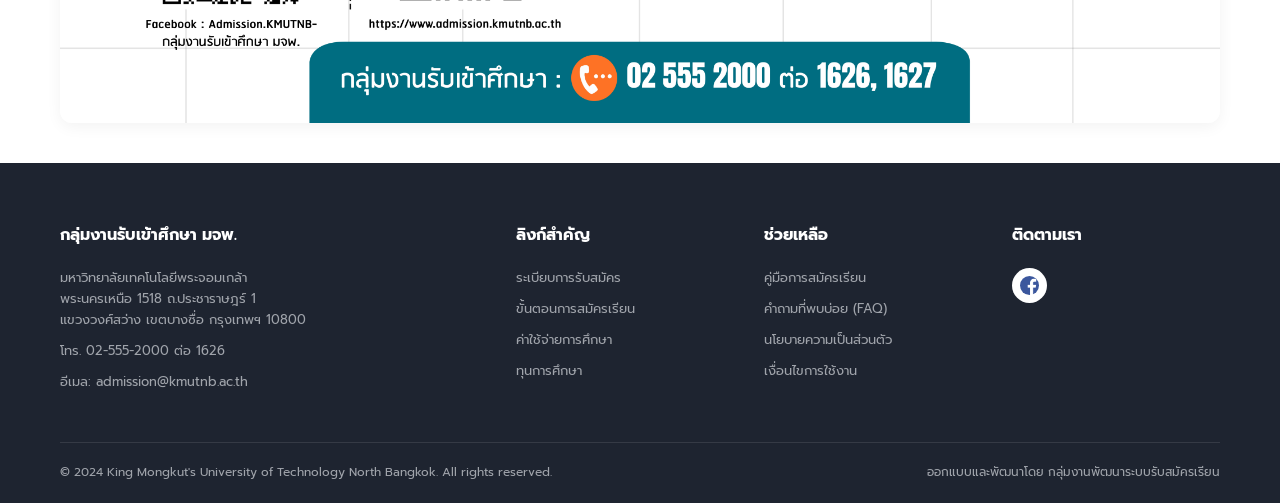
<file: schedule.html>
<!DOCTYPE html>
<html lang="th">
<head>
    <meta charset="UTF-8">
    <meta name="viewport" content="width=device-width, initial-scale=1.0">
    <title>กำหนดการรับสมัคร - KMUTNB</title>
    <link href="https://fonts.googleapis.com/css2?family=Prompt:wght@300;400;500;600;700&display=swap" rel="stylesheet">
    <link rel="stylesheet" href="/css/style.css">
</head>
<body>

    <!-- ================= แถบเมนูด้านบน (Header) ================= -->
    <header class="header-menu">
        <div class="container container-header">
            <div class="logo-box">
                <img src="/images/logo_kmutnb.png" alt="โลโก้ มจพ" class="logo-image">
                <div class="logo-text">
                    <span class="text-orange-large">KMU<span class="text-green-large">TNB</span></span>
                    <div class="text-thai-small">
                        <span>รับสมัครนักศึกษาใหม่</span>
                        <span>มหาวิทยาลัยเทคโนโลยีพระจอมเกล้าพระนครเหนือ</span>
                    </div>
                </div>
            </div>
            
            <nav class="menu-links">
                <ul>
                    <li><a href="index.html">หน้าแรก</a></li>
                    <li><a href="login.html">รับสมัคร</a></li>
                    <li><a href="schedule.html" class="active">กำหนดการรับสมัคร</a></li>
                    <li><a href="/contact.html">ติดต่อเรา</a></li>
                </ul>
            </nav>
        </div>
    </header>

    <!-- ================= ส่วนเนื้อหา (รูปภาพกำหนดการเต็มหน้า) ================= -->
    <div class="schedule-wrapper">
        <!-- คุณสามารถเปลี่ยน src เป็นไฟล์รูปภาพกำหนดการของจริงได้เลยครับ -->
        <img src="/images/schedule.png" alt="ตารางกำหนดการรับสมัคร" class="schedule-image">
    </div>

    <!-- ================= Footer ================= -->
    <footer class="footer-section">
        <div class="container footer-columns">
            <div class="footer-col info-col">
                <h3>กลุ่มงานรับเข้าศึกษา มจพ.</h3>
                <p>มหาวิทยาลัยเทคโนโลยีพระจอมเกล้า<br>พระนครเหนือ 1518 ถ.ประชาราษฎร์ 1<br>แขวงวงศ์สว่าง เขตบางซื่อ กรุงเทพฯ 10800</p>
                <p>โทร. 02-555-2000 ต่อ 1626</p>
                <p>อีเมล: admission@kmutnb.ac.th</p>
            </div>
            <div class="footer-col">
                <h3>ลิงก์สำคัญ</h3>
                <ul>
                    <p>ระเบียบการรับสมัคร</p>
                    <p>ขั้นตอนการสมัครเรียน</p>
                    <p>ค่าใช้จ่ายการศึกษา</p>
                    <p>ทุนการศึกษา</p>
                </ul>
            </div>
            <div class="footer-col">
                <h3>ช่วยเหลือ</h3>
                <ul>
                    <p>คู่มือการสมัครเรียน</p>
                    <p>คำถามที่พบบ่อย (FAQ)</p>
                    <p>นโยบายความเป็นส่วนตัว</p>
                    <p>เงื่อนไขการใช้งาน</p>
                </ul>
            </div>
            <div class="footer-col">
                <h3>ติดตามเรา</h3>
                <div class="social-icons">
                    <!-- ไอคอน Social เป็นรูปภาพ -->
                    <a href="https://www.facebook.com/admission.kmutnb" target="_blank" rel="noopener noreferrer"><img src="/images/Facebook_logo.png" alt="Facebook"></a>
                </div>
            </div>
        </div>
        <div class="container">
            <div class="footer-copyright">
                <p>© 2024 King Mongkut's University of Technology North Bangkok. All rights reserved.</p>
                <p>ออกแบบและพัฒนาโดย กลุ่มงานพัฒนาระบบรับสมัครเรียน</p>
            </div>
        </div>
    </footer>

</body>
</html>
</file>
<file: css/style.css>
/* ================= ตั้งค่าเริ่มต้น (Reset) ================= */
* {
    margin: 0;
    padding: 0;
    box-sizing: border-box;
    font-family: 'Prompt', sans-serif; /* ใช้ฟอนต์ Prompt ทั้งเว็บ */
}

/* ================= สร้างตัวแปรสีให้เรียกใช้ง่ายๆ ================= */
:root {
    --color-orange: #f26522;
    --color-orange-hover: #d95a1e;
    --color-green: #00a651;
    --color-text-dark: #1a1a1a;
    --color-text-gray: #666666;
    --color-bg-gray: #f7f9fa;
    --color-white: #ffffff;
    --color-border: #e5e7eb;
    --color-footer-bg: #1e2430;
}

body {
    background-color: var(--color-white);
    color: var(--color-text-dark);
    line-height: 1.6;

    display: flex;
    flex-direction: column;
    min-height: 100vh;
}

a {
    text-decoration: none; /* เอาเส้นใต้ลิงก์ออก */
    color: inherit;
}

ul {
    list-style: none; /* เอาจุดหน้า list ออก */
}

/* กล่องจัดกึ่งกลางเนื้อหา (จำกัดความกว้าง) */
.container {
    max-width: 1200px;
    margin: 0 auto; /* จัดให้อยู่ตรงกลาง */
    padding: 0 20px; /* เว้นขอบซ้ายขวา */
}

/* ================= 1. ส่วน Header (แถบเมนูด้านบน) ================= */
.header-menu {
    border-bottom: 1px solid var(--color-border);
    background-color: var(--color-white);
    position: sticky;
    top: 0;
    z-index: 100; /* ให้อยู่บนสุดเสมอ */
}

.container-header {
    display: flex; /* จัดให้อยู่แนวนอน */
    justify-content: space-between; /* ดันโลโก้และเมนูไปคนละฝั่ง */
    align-items: center; /* ให้อยู่กึ่งกลางแนวตั้ง */
    height: 80px;
}

.logo-box {
    display: flex;
    align-items: center;
    gap: 15px; /* ระยะห่างรูปลูกโลโก้กับข้อความ */
}

.logo-image {
    height: 50px;
    width: auto;
}

.logo-text {
    display: flex;
    align-items: center;
    gap: 10px;
}

.text-orange-large {
    font-size: 24px;
    font-weight: 700;
    color: var(--color-orange);
}

.text-green-large {
    color: var(--color-green);
}

.text-thai-small {
    display: flex;
    flex-direction: column;
    font-size: 12px;
    font-weight: 500;
    border-left: 1px solid #ccc; /* เส้นคั่น */
    padding-left: 10px;
    line-height: 1.2;
}

.menu-links ul {
    display: flex;
    gap: 30px;
}

.menu-links a {
    font-size: 14px;
    font-weight: 500;
    transition: color 0.3s;
}

/* เอฟเฟกต์ตอนชี้เมาส์หรือเมนูที่กำลังเลือกอยู่ */
.menu-links a:hover, .menu-links a.active {
    color: var(--color-orange);
    border-bottom: 2px solid var(--color-orange);
    padding-bottom: 28px;
}

/* ================= 2. ส่วน Banner รูปภาพ ================= */
.banner-section {
    display: flex;
    align-items: center;
    justify-content: space-between;
    padding: 60px 20px;
    gap: 40px;
}

.banner-text {
    flex: 1; /* แบ่งพื้นที่ 1 ส่วน */
    max-width: 500px;
}

.tag-year {
    display: inline-block;
    background-color: #fff0eb;
    color: var(--color-orange);
    padding: 5px 15px;
    border-radius: 20px;
    font-size: 14px;
    font-weight: 500;
    margin-bottom: 20px;
}

.banner-text h1 {
    font-size: 42px;
    color: #1a365d;
    margin-bottom: 15px;
}

.banner-text p {
    color: var(--color-text-gray);
    margin-bottom: 30px;
}

.banner-image {
    flex: 1; /* แบ่งพื้นที่ 1 ส่วน */
    text-align: right;
}

.banner-image img {
    max-width: 100%;
    border-radius: 12px;
}

/* ปุ่มสีส้มทั่วไป */
.button-orange {
    display: inline-flex;
    align-items: center;
    justify-content: center;
    gap: 8px;
    padding: 12px 24px;
    background-color: var(--color-orange);
    color: var(--color-white);
    border-radius: 8px;
    font-weight: 600;
    border: none;
    cursor: pointer;
}

.button-full {
    width: 100%; /* ปุ่มกว้างเต็มพื้นที่ */
}

/* จัดการรูปไอคอนที่อยู่ในปุ่มให้ออกมาพอดี */
.icon-small {
    width: 16px;
    height: 16px;
    object-fit: contain;
}

/* ================= 3. พื้นหลังเทา และ เมนูด่วน (Quick Actions) ================= */
.background-gray {
    background-color: var(--color-bg-gray);
    padding: 40px 0 80px 0;
}

.quick-menu-row {
    display: grid;
    grid-template-columns: 1fr 1fr; /* แบ่ง 2 คอลัมน์เท่าๆ กัน */
    gap: 20px;
    margin-bottom: 30px;
}

.box-quick-menu {
    background: var(--color-white);
    padding: 20px 25px;
    border-radius: 12px;
    display: flex;
    align-items: center;
    gap: 20px;
    box-shadow: 0 4px 6px rgba(0,0,0,0.02); /* เงาบางๆ */
    transition: transform 0.3s;
}

.box-quick-menu:hover {
    transform: translateY(-3px); /* เลื่อนขึ้นนิดนึงตอนเมาส์ชี้ */
}

/* กล่องใส่รูปไอคอน */
.icon-box {
    width: 50px;
    height: 50px;
    border-radius: 10px;
    display: flex;
    justify-content: center;
    align-items: center;
    flex-shrink: 0;
}

.icon-image {
    width: 24px; /* กำหนดขนาดรูปภาพไอคอน */
    height: 24px;
    object-fit: contain;
}

/* สีพื้นหลังกล่องไอคอน */
.bg-orange-light { background-color: #fff0eb; }
.bg-green-light { background-color: #e6f6ec; }
.bg-gray-light { background-color: #f1f5f9; }

/* ================= 4. ไทม์ไลน์ และ ช่องค้นหา ================= */
.main-content-row {
    display: grid;
    grid-template-columns: 1fr 1fr; /* แบ่ง 2 คอลัมน์ */
    gap: 20px;
    margin-bottom: 40px;
}

.box-content {
    background: var(--color-white);
    padding: 30px;
    border-radius: 16px;
    box-shadow: 0 4px 6px rgba(0,0,0,0.02);
}

.box-header {
    display: flex;
    justify-content: space-between;
    align-items: center;
    margin-bottom: 30px;
}

.link-orange-text {
    color: var(--color-orange);
    font-size: 14px;
}

/* ไทม์ไลน์ */
.timeline-steps {
    display: flex;
    align-items: flex-start;
    justify-content: space-between;
}

.step-item {
    text-align: center;
    flex: 1;
}

.circle-number {
    width: 40px;
    height: 40px;
    border-radius: 50%;
    background-color: #e2e8f0; /* สีเทากรณีที่ยังไม่ active */
    color: var(--color-white);
    display: flex;
    justify-content: center;
    align-items: center;
    margin: 0 auto 15px auto;
    font-weight: 600;
}

.circle-number.active {
    background-color: var(--color-orange); /* สีส้ม */
}

.line-connect {
    flex: 1;
    height: 2px;
    background-color: #e2e8f0;
    margin-top: 20px; /* ให้เส้นอยู่กึ่งกลางวงกลม */
}

/* ฟอร์มค้นหา */
.form-search .input-group {
    margin-bottom: 15px;
}

.form-search select {
    width: 100%;
    padding: 12px 15px;
    border: 1px solid var(--color-border);
    border-radius: 8px;
    color: var(--color-text-gray);
    outline: none;
    /* แอบใส่รูปลูกศรลงในกล่อง select */
    background: url('data:image/svg+xml;utf8,<svg xmlns="http://www.w3.org/2000/svg" width="12" height="12" viewBox="0 0 24 24"><path fill="%23666" d="M7 10l5 5 5-5z"/></svg>') no-repeat right 15px center;
    background-color: #fff;
    appearance: none;
}

.input-row {
    display: flex;
    gap: 15px;
}

.input-group.half {
    flex: 1;
}

/* ================= 5. ส่วนข่าวประชาสัมพันธ์ ================= */
.news-section h2 {
    color: #1a365d;
    margin-bottom: 20px;
}

.news-row {
    display: grid;
    grid-template-columns: repeat(3, 1fr); /* แบ่ง 3 คอลัมน์ */
    gap: 20px;
}

.box-news {
    background: var(--color-white);
    padding: 25px;
    border-radius: 16px;
    display: flex;
    gap: 15px;
    align-items: flex-start;
}

.news-date {
    font-size: 12px;
    font-weight: 600;
    display: block;
    margin-bottom: 5px;
}

.text-orange { color: var(--color-orange); }
.text-green { color: var(--color-green); }
.text-gray { color: var(--color-text-gray); }

.news-text h4 {
    font-size: 14px;
    margin-bottom: 8px;
}

.news-text p {
    font-size: 12px;
    color: var(--color-text-gray);
    /* บังคับแสดงผลแค่ 2 บรรทัด ถ้ายาวไปให้เป็น ... */
    display: -webkit-box;
    -webkit-box-orient: vertical;
    overflow: hidden;
}

/* ================= 6. Footer ด้านล่าง ================= */
.footer-section {
    background-color: var(--color-footer-bg);
    color: var(--color-white);
    padding: 60px 0 20px 0;
}

.footer-columns {
    display: grid;
    grid-template-columns: 2fr 1fr 1fr 1fr; /* แบ่งความกว้างตามสัดส่วน */
    gap: 40px;
    margin-bottom: 40px;
}

.footer-col h3 {
    font-size: 16px;
    margin-bottom: 20px;
}

.footer-col p {
    color: #a0a4ab; /* สีเทาสำหรับข้อความ Footer */
    font-size: 13px;
    margin-bottom: 10px;
}

.footer-col ul li {
    margin-bottom: 12px;
}

.footer-col ul a {
    color: #a0a4ab;
    font-size: 13px;
}

.social-icons {
    display: flex;
    gap: 15px;
}

.social-icons img {
    width: 35px;
    height: 35px;
    background-color: var(--color-white);
    border-radius: 50%; /* ทำรูปภาพให้เป็นวงกลม */
    padding: 8px; /* เว้นขอบให้ไอคอนดูเล็กลงอยู่ตรงกลาง */
    object-fit: contain;
}

.footer-copyright {
    border-top: 1px solid rgba(255,255,255,0.1); /* เส้นคั่นบางๆ */
    padding-top: 20px;
    display: flex;
    justify-content: space-between;
    color: #a0a4ab;
    font-size: 12px;
}

/* ================= รองรับมือถือ (Responsive) ================= */
@media (max-width: 992px) {
    /* หน้าจอขนาดกลาง: ปรับจาก 2-3 คอลัมน์เป็น 1-2 คอลัมน์ */
    .main-content-row, .news-row { grid-template-columns: 1fr; }
    .footer-columns { grid-template-columns: 1fr 1fr; }
}

@media (max-width: 768px) {
    /* หน้าจอมือถือ: ให้ทุกอย่างเรียงลงมาเป็นแนวตั้ง */
    .banner-section { flex-direction: column; text-align: center; }
    .quick-menu-row { grid-template-columns: 1fr; }
    .footer-columns { grid-template-columns: 1fr; }
    .menu-links { display: none; /* ซ่อนเมนูไปก่อนในมือถือ */ }
}

/* ================= สีเพิ่มเติมสำหรับหน้า Login และ Register ================= */
:root {
    --color-brown: #a84632; /* สีน้ำตาลแดงของปุ่ม Login */
    --color-brown-hover: #8f3827;
    --color-red: #d32f2f; /* สีแดงสำหรับดอกจัน (*) */
}

.text-red { color: var(--color-red); }
.link-brown { color: var(--color-brown); text-decoration: none; font-weight: 500; }
.link-brown:hover { text-decoration: underline; }

/* ปุ่มสีน้ำตาลแดง */
.button-brown {
    display: inline-flex;
    align-items: center;
    justify-content: center;
    gap: 8px;
    padding: 12px 24px;
    background-color: var(--color-brown);
    color: var(--color-white);
    border-radius: 8px;
    font-weight: 600;
    border: none;
    cursor: pointer;
    font-size: 16px;
    transition: background-color 0.3s;
}
.button-brown:hover { background-color: var(--color-brown-hover); }

/* สไตล์พื้นฐานของช่องกรอกข้อมูล (Input) */
.input-field {
    width: 100%;
    padding: 12px 15px;
    border: 1px solid var(--color-border);
    border-radius: 8px;
    font-family: 'Prompt', sans-serif;
    outline: none;
    font-size: 14px;
    transition: border-color 0.3s;
}
.input-field:focus { border-color: var(--color-orange); }

/* ช่องกรอกข้อมูลที่มีไอคอนรูปตาอยู่ข้างใน */
.input-with-icon {
    position: relative;
    width: 100%;
}
.icon-inside-input {
    position: absolute;
    right: 15px;
    top: 50%;
    transform: translateY(-50%);
    width: 18px;
    height: 18px;
    cursor: pointer;
    opacity: 0.5;
}

/* ข้อความตัวเล็กใต้ช่องกรอก (Helper text) */
.text-helper {
    display: block;
    font-size: 12px;
    color: #888;
    margin-top: 5px;
}

/* ================= 1. ส่วนของหน้า Login ================= */
.login-wrapper {
    max-width: 400px; /* กำหนดความกว้างกล่องล็อกอิน */
    margin: 80px auto; /* จัดให้อยู่กึ่งกลางหน้าจอ */
    text-align: center;
    padding: 0 20px;
}
.login-title {
    font-size: 24px;
    color: #333;
    margin-bottom: 30px;
}
.form-group-vertical {
    text-align: left; /* ให้ข้อความชิดซ้าย */
    margin-bottom: 20px;
}
.form-group-vertical label {
    display: block;
    margin-bottom: 8px;
    font-weight: 500;
    color: #333;
}
.login-links {
    margin-top: 20px;
    display: flex;
    flex-direction: column;
    gap: 10px;
    font-size: 14px;
}

/* ================= 2. ส่วนของหน้า Register ================= */
.register-wrapper {
    max-width: 800px; /* หน้าลงทะเบียนจะกว้างกว่า Login */
    margin: 60px auto;
    padding: 0 20px;
}
.register-title {
    font-size: 28px;
    color: var(--color-brown);
    margin-bottom: 10px;
}
.register-subtitle {
    color: var(--color-text-gray);
    margin-bottom: 30px;
    font-size: 14px;
}

.box-register-form {
    border: 1px solid var(--color-border);
    border-radius: 12px;
    padding: 30px;
    background-color: var(--color-white);
    box-shadow: 0 2px 10px rgba(0,0,0,0.02);
}

.register-form-header {
    display: flex;
    justify-content: space-between;
    align-items: center;
    border-bottom: 1px solid var(--color-border);
    padding-bottom: 15px;
    margin-bottom: 25px;
}
.header-left { display: flex; align-items: center; gap: 10px; font-size: 16px; }
.checkbox-label {
    display: flex;
    align-items: center;
    gap: 8px;
    font-size: 14px;
    cursor: pointer;
}

/* จัดเลย์เอาต์ฟอร์มแนวนอน (ซ้ายเป็น Label ขวาเป็น Input) */
.form-row {
    display: flex;
    margin-bottom: 20px;
    align-items: flex-start;
}
.form-label {
    flex: 0 0 200px; /* ล็อกความกว้างฝั่งซ้ายไว้ที่ 200px */
    font-weight: 500;
    padding-top: 10px; /* ให้ตรงกับช่องกรอก */
}
.form-input-box {
    flex: 1; /* ให้ฝั่งขวาขยายเต็มพื้นที่ที่เหลือ */
}

.agreement-box {
    margin: 30px 0 20px 200px; /* ดันให้ตรงกับกล่อง Input */
}
.register-footer-link {
    text-align: center;
    margin-top: 30px;
    font-size: 14px;
}

/* รองรับมือถือสำหรับฟอร์มลงทะเบียน */
@media (max-width: 600px) {
    .form-row { flex-direction: column; }
    .form-label { flex: none; margin-bottom: 8px; }
    .agreement-box { margin-left: 0; }
}

/* ================= เทคนิค เปิด/ปิด รหัสผ่านด้วย CSS ล้วน ================= */

/* ซ่อน Checkbox ไม่ให้มองเห็นบนหน้าเว็บ */
.hidden-checkbox {
    display: none;
}

/* แปลงข้อความในช่อง type="text" ให้กลายเป็นจุดดำๆ เหมือน password */
.css-password {
    -webkit-text-security: disc;
}

/* หัวใจหลัก: เมื่อ Checkbox ถูกติ๊ก (:checked) ให้ช่องกรอก (.css-password) เลิกซ่อนข้อความ */
.hidden-checkbox:checked ~ .css-password {
    -webkit-text-security: none;
}

/* ตรวจสอบให้แน่ใจว่าตัวครอบมี position: relative */
.input-with-icon {
    position: relative;
    width: 100%;
}

/* ปรับ Label ให้ใช้ Flexbox เพื่อให้รูปอยู่ตรงกลางเป๊ะๆ */
.icon-label {
    position: absolute;
    right: 15px;
    top: 50%;
    transform: translateY(-50%);
    display: flex;             /* ใช้ Flexbox ช่วยจัดกึ่งกลาง */
    align-items: center;       /* จัดกึ่งกลางแนวตั้ง */
    justify-content: center;   /* จัดกึ่งกลางแนวนอน */
    cursor: pointer;
    z-index: 10;
    margin: 0;
    padding: 0;
}

/* แก้ปัญหาช่องว่างส่วนเกินใต้รูปภาพ */
.icon-label img {
    width: 20px;
    height: auto;
    display: block;            /* สำคัญ: ช่วยลบช่องว่าง (Baseline gap) ด้านล่างรูปออก */
    opacity: 0.6;
    transition: opacity 0.3s;
}

.icon-label:hover img {
    opacity: 1;
}

/* ================= ส่วนของหน้าลืมรหัสผ่าน (Forgot Password) ================= */

.reset-wrapper {
    max-width: 800px;
    margin: 60px auto;
    padding: 0 20px;
    
    /* เพิ่มบรรทัดนี้ เพื่อให้เนื้อหาส่วนนี้ขยายตัวดัน Footer ลงไปข้างล่าง */
    flex: 1; 
    width: 100%;
}

.login-wrapper {
    max-width: 400px; 
    margin: 80px auto; 
    text-align: center;
    padding: 0 20px;
    
    /* เพิ่มบรรทัดนี้เช่นกัน */
    flex: 1;
    width: 100%;
}

/* กล่องข้อความแจ้งเตือนสีเหลืองอ่อน */
.info-box-yellow {
    background-color: #fcf8e3; /* สีพื้นหลังเหลืองอ่อน */
    border: 1px solid #faebcc; /* ขอบสีเหลืองเข้มขึ้นนิดนึง */
    color: #8a6d3b; /* สีตัวอักษรน้ำตาลทอง */
    padding: 15px;
    text-align: center;
    border-radius: 4px;
    margin-bottom: 40px;
    font-size: 14px;
}

/* กำหนดความกว้างของฟอร์มไม่ให้กว้างเกินไป */
.form-reset-password {
    max-width: 600px;
    margin: 0 auto; /* จัดฟอร์มให้อยู่กึ่งกลางหน้าจอ */
}

/* คลาสสำหรับจัดข้อความ Label ให้ชิดขวา */
.text-right {
    text-align: right;
    padding-right: 15px;
}

/* ปรับปุ่ม Send ให้ไม่เต็มความกว้างเหมือนหน้าอื่น (ถ้าไม่ได้ใส่ class button-full) */
.form-reset-password .button-brown {
    padding: 10px 30px; /* ปรับขนาดปุ่มให้พอดี */
}

/* รองรับมือถือสำหรับหน้าลืมรหัสผ่าน */
@media (max-width: 600px) {
    .text-right {
        text-align: left; /* ในมือถือให้ข้อความกลับมาชิดซ้าย */
        padding-right: 0;
    }
}

/* ================= ส่วนของหน้ากำหนดการรับสมัคร (Schedule) ================= */

.schedule-wrapper {
    max-width: 1200px; /* ให้ความกว้างสูงสุดเท่ากับ Header/Footer */
    margin: 40px auto; /* เว้นระยะห่างบน-ล่าง และจัดกึ่งกลางซ้าย-ขวา */
    padding: 0 20px;
    flex: 1; /* ใช้เทคนิคเดิมเพื่อดัน Footer ลงไปข้างล่างสุด */
    width: 100%;
    display: flex;
    justify-content: center; /* จัดรูปภาพให้อยู่กึ่งกลาง (กรณีรูปเล็กกว่าจอ) */
}

.schedule-image {
    width: 100%; /* ให้รูปกว้างเต็มพื้นที่ของกล่อง wrapper */
    height: auto; /* รักษาสัดส่วนรูปไว้ ไม่ให้เบี้ยว */
    border-radius: 12px; /* ลบมุมรูปให้โค้งมนนิดๆ เข้ากับธีมเว็บ */
    box-shadow: 0 4px 15px rgba(0,0,0,0.05); /* ใส่เงาบางๆ ให้รูปดูมีมิติลอยขึ้นมา */
    display: block;
}

/* ================= ส่วนของหน้าติดต่อเรา (Contact Us) ================= */

.contact-wrapper {
    margin: 40px auto 60px;
    flex: 1; /* ดัน Footer ลงล่างสุดเหมือนหน้าอื่นๆ */
    width: 100%;
}

.contact-info {
    margin-bottom: 40px;
}

/* หัวข้อหลัก */
.contact-heading {
    font-size: 24px;
    color: #333;
    margin-bottom: 10px;
    font-weight: 600;
}

/* หัวข้อย่อย (ชื่ออาคาร) */
.contact-subheading {
    font-size: 18px;
    color: #555;
    margin-bottom: 15px;
    font-weight: 500;
}

/* ที่อยู่ */
.contact-address {
    font-size: 18px;
    color: #555;
    margin-bottom: 30px;
}

/* กลุ่มรายการติดต่อ */
.contact-methods {
    display: flex;
    flex-direction: column;
    gap: 15px;
}

/* แต่ละบรรทัด (โทร, แฟกซ์, FB) */
.contact-item {
    display: flex;
    align-items: center;
    gap: 15px;
    font-size: 18px;
    color: #333;
}

/* ตั้งค่าไอคอน */
.contact-icon {
    width: 30px;
    height: auto;
    object-fit: contain;
}

.fb-icon {
    width: 38px; /* ไอคอน FB จะใหญ่กว่าเพื่อนหน่อยตามรูป */
}

.link-orange-text {
    color: var(--color-orange);
    text-decoration: none;
    font-size: 18px;
}

.link-orange-text:hover {
    text-decoration: underline;
}

/* ส่วนกล่องแผนที่ */
.contact-map {
    width: 100%;
    border: 1px solid #e5e7eb; /* กรอบบางๆ */
    border-radius: 8px; /* ขอบมน */
    overflow: hidden; /* ไม่ให้มุมของแผนที่ล้นออกนอกขอบมน */
    box-shadow: 0 4px 6px rgba(0,0,0,0.05); /* เงาบางๆ เพิ่มมิติ */
}
</file>
